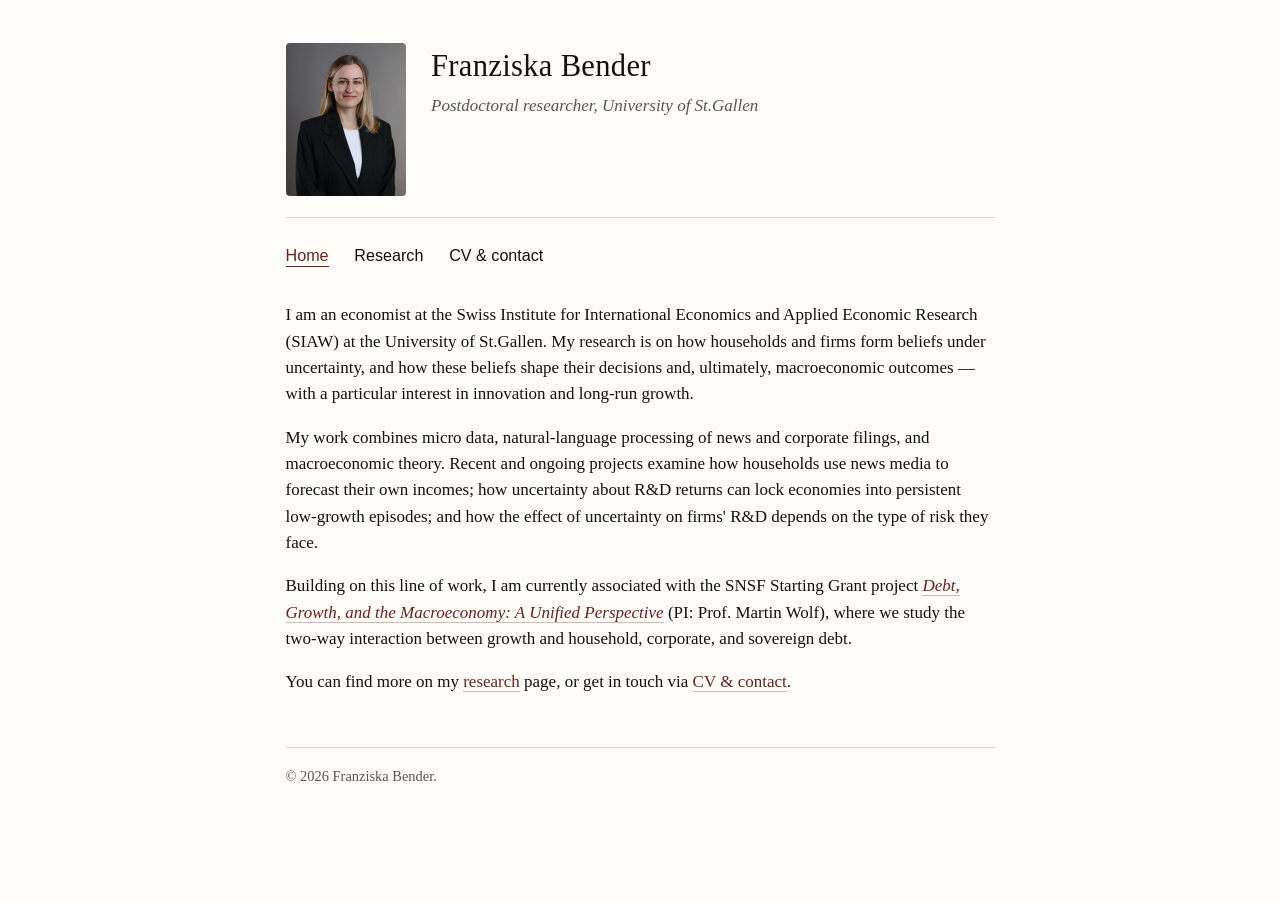
<file: index.html>
<!doctype html>
<html lang="en">
<head>
<meta charset="utf-8">
<meta name="viewport" content="width=device-width, initial-scale=1">
<title>Franziska Bender</title>
<meta name="description" content="Franziska Bender — economist working on expectations, beliefs and uncertainty.">
<link rel="stylesheet" href="css/style.css">
</head>
<body>
<div class="container">

  <header class="site">
    <img class="portrait" src="images/headshot.jpg" alt="Franziska Bender">
    <div class="name">
      <h1>Franziska Bender</h1>
      <div class="role">Postdoctoral researcher, University of St.Gallen</div>
    </div>
  </header>

  <nav class="primary">
    <a href="index.html" class="active">Home</a>
    <a href="research.html">Research</a>
    <a href="cv.html">CV &amp; contact</a>
  </nav>

  <p>
    I am an economist at the Swiss Institute for International Economics and Applied
    Economic Research (SIAW) at the University of St.Gallen. My research is on how
    households and firms form beliefs under uncertainty, and how these beliefs shape
    their decisions and, ultimately, macroeconomic outcomes &mdash; with a particular
    interest in innovation and long-run growth.
  </p>

  <p>
    My work combines micro data, natural-language processing of news and corporate
    filings, and macroeconomic theory. Recent and ongoing projects examine how
    households use news media to forecast their own incomes; how uncertainty about
    R&amp;D returns can lock economies into persistent low-growth episodes; and how the
    effect of uncertainty on firms' R&amp;D depends on the type of risk they face.
  </p>

  <p>
    Building on this line of work, I am currently associated with the SNSF Starting
    Grant project
    <a href="https://data.snf.ch/grants/grant/226520"><em>Debt, Growth, and the Macroeconomy: A Unified Perspective</em></a>
    (PI: Prof. Martin Wolf), where we study the two-way interaction between growth and household, corporate, and sovereign debt.
  </p>

  <p>
    You can find more on my <a href="research.html">research</a> page, or get in touch via
    <a href="cv.html">CV &amp; contact</a>.
  </p>

  <footer class="site">
    &copy; <span id="yr"></span> Franziska Bender.
  </footer>

</div>
<script>document.getElementById('yr').textContent = new Date().getFullYear();</script>
</body>
</html>
</file>
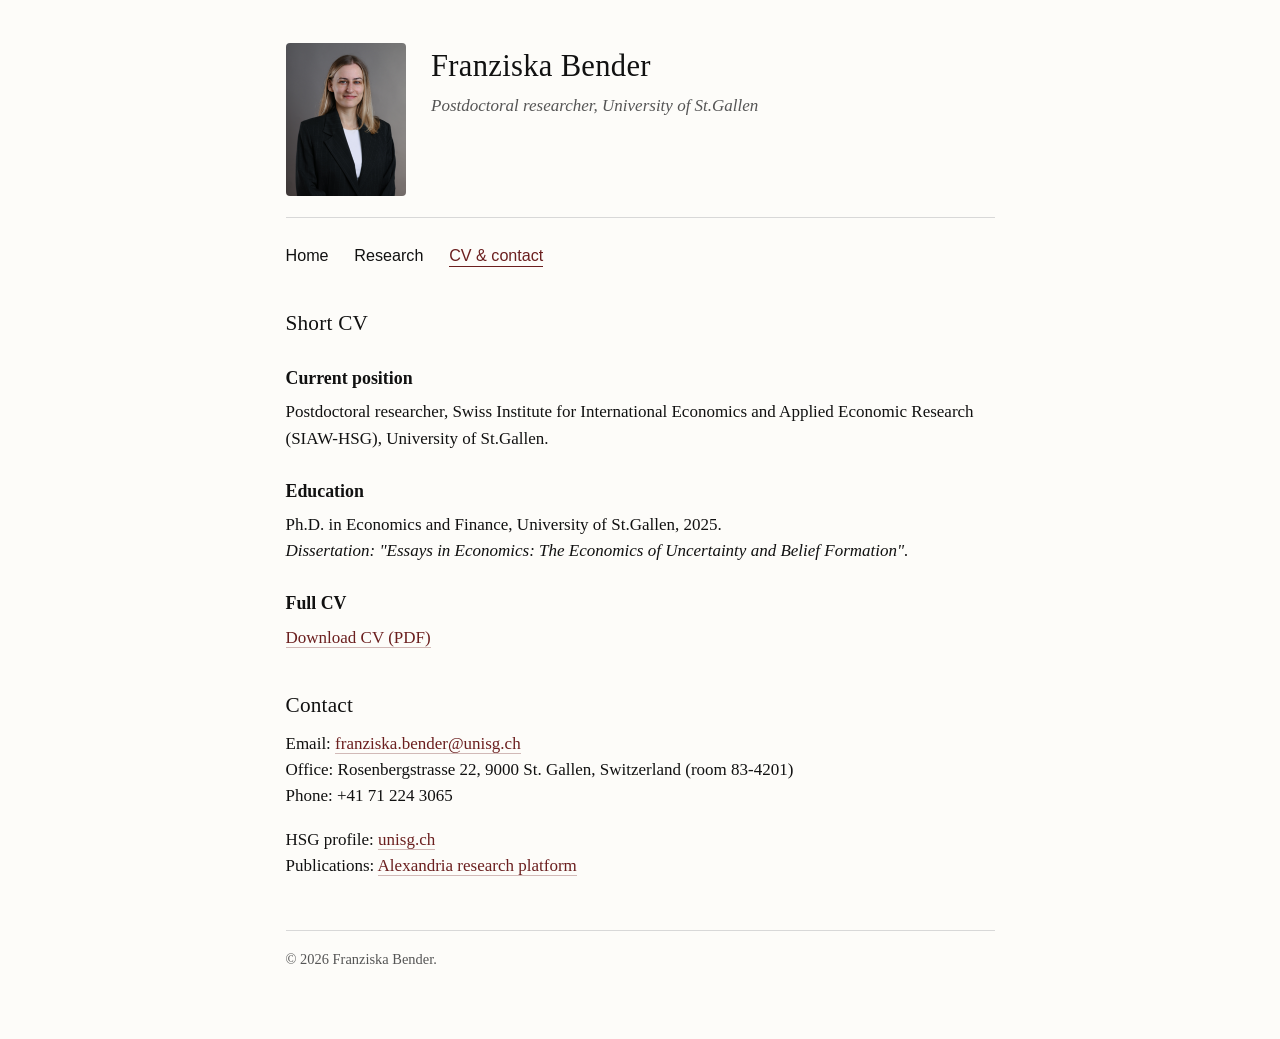
<file: cv.html>
<!doctype html>
<html lang="en">
<head>
<meta charset="utf-8">
<meta name="viewport" content="width=device-width, initial-scale=1">
<title>CV &amp; contact — Franziska Bender</title>
<link rel="stylesheet" href="css/style.css">
</head>
<body>
<div class="container">

  <header class="site">
    <img class="portrait" src="images/headshot.jpg" alt="Franziska Bender">
    <div class="name">
      <h1>Franziska Bender</h1>
      <div class="role">Postdoctoral researcher, University of St.Gallen</div>
    </div>
  </header>

  <nav class="primary">
    <a href="index.html">Home</a>
    <a href="research.html">Research</a>
    <a href="cv.html" class="active">CV &amp; contact</a>
  </nav>

  <h2>Short CV</h2>

  <h3>Current position</h3>
  <p>Postdoctoral researcher, Swiss Institute for International Economics and Applied Economic
  Research (SIAW-HSG), University of St.Gallen.</p>

  <h3>Education</h3>
  <p>
    Ph.D. in Economics and Finance, University of St.Gallen, 2025.<br>
    <em>Dissertation: "Essays in Economics: The Economics of Uncertainty and Belief Formation".</em>
  </p>

  <h3>Full CV</h3>
  <p><a href="papers/bender-cv.pdf">Download CV (PDF)</a></p>

  <h2>Contact</h2>
  <p>
    Email: <a href="mailto:franziska.bender@unisg.ch">franziska.bender@unisg.ch</a><br>
    Office: Rosenbergstrasse 22, 9000 St.&nbsp;Gallen, Switzerland (room 83-4201)<br>
    Phone: +41 71 224 3065
  </p>

  <p>
    HSG profile:
    <a href="https://www.unisg.ch/en/university/about-us/organisation/detail/person-id/171e7c04-160b-47bd-b344-afa6f4b8acf1/">unisg.ch</a><br>
    Publications:
    <a href="https://www.alexandria.unisg.ch/persons/Franziska_Bender">Alexandria research platform</a>
  </p>

  <footer class="site">
    &copy; <span id="yr"></span> Franziska Bender.
  </footer>

</div>
<script>document.getElementById('yr').textContent = new Date().getFullYear();</script>
</body>
</html>
</file>
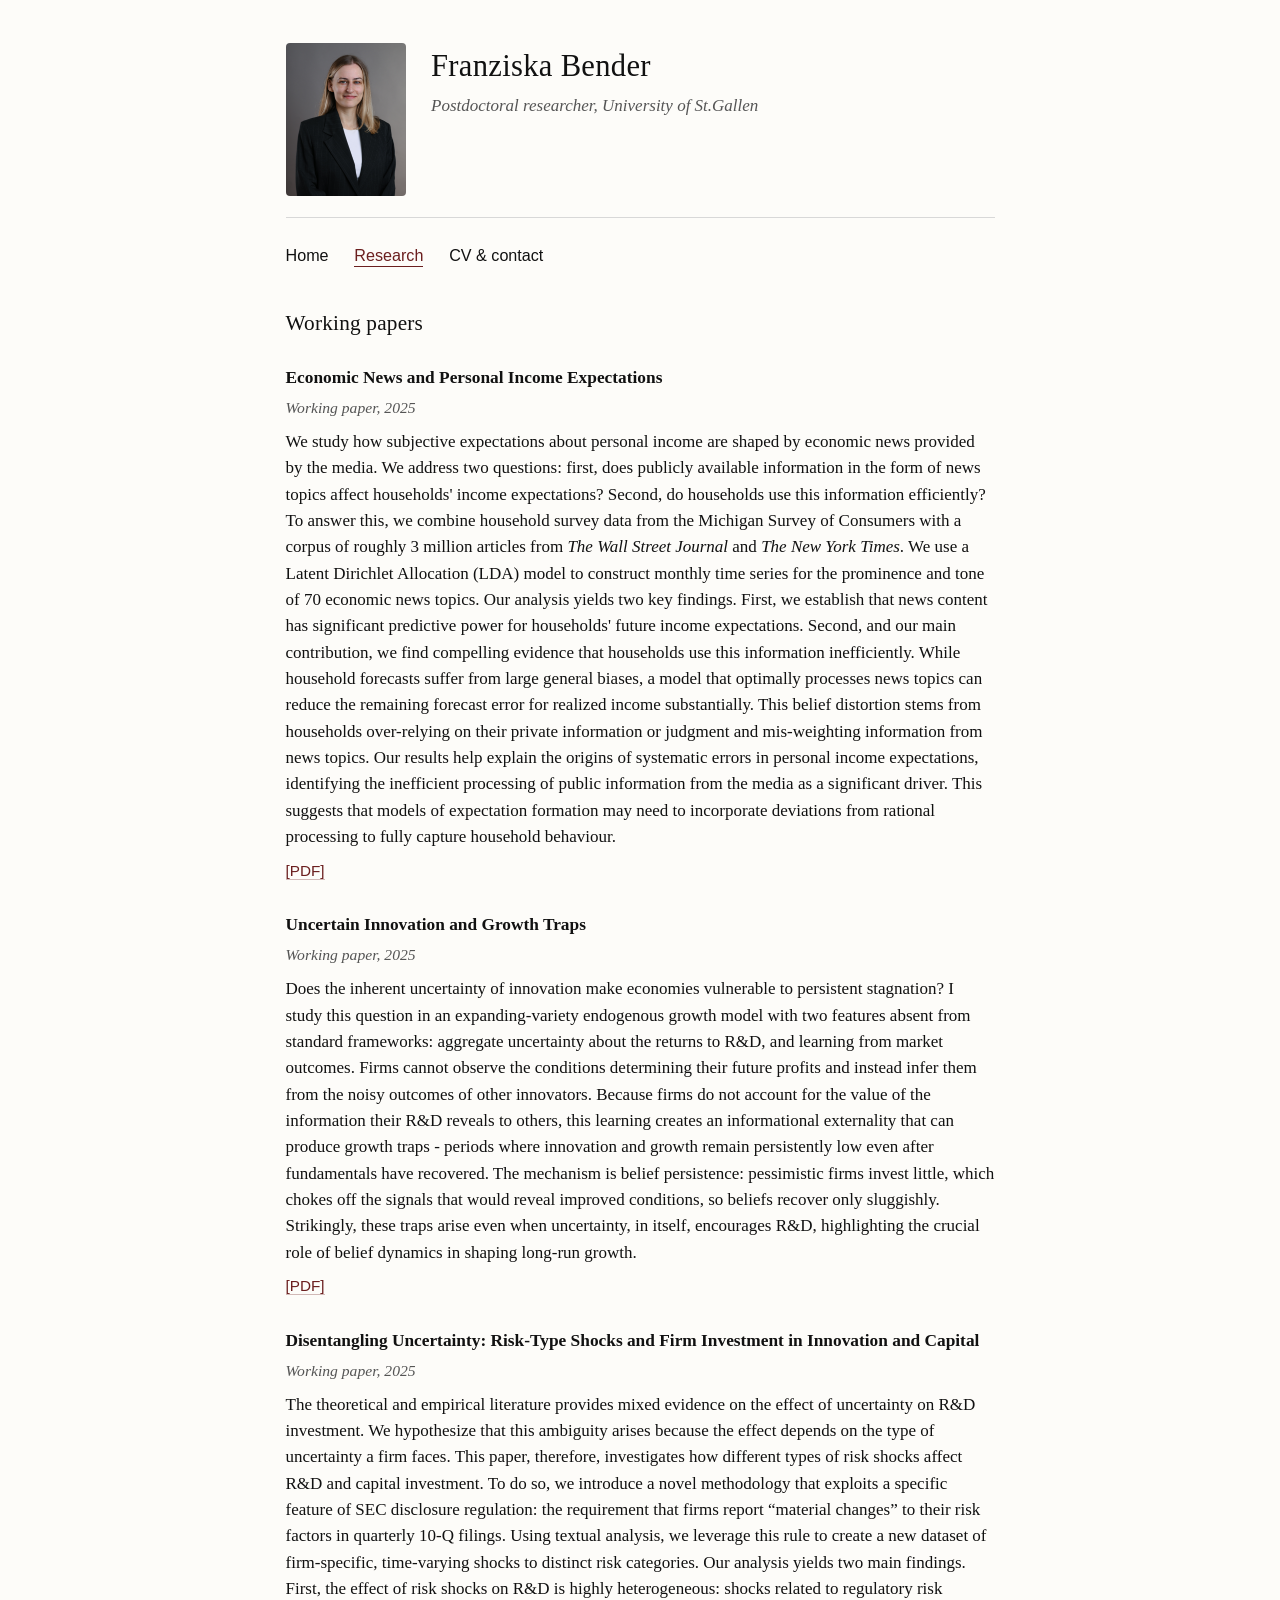
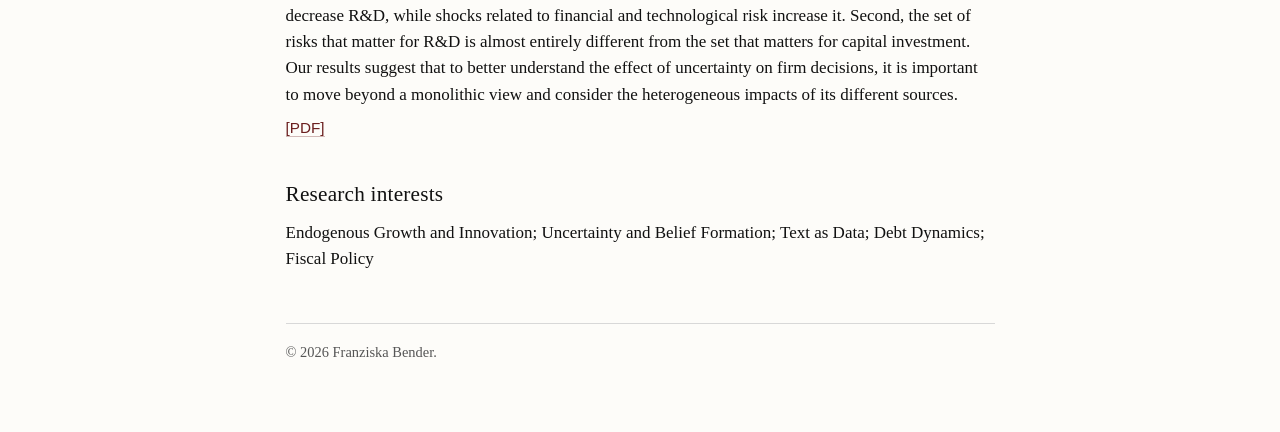
<file: research.html>
<!doctype html>
<html lang="en">
<head>
<meta charset="utf-8">
<meta name="viewport" content="width=device-width, initial-scale=1">
<title>Research — Franziska Bender</title>
<link rel="stylesheet" href="css/style.css">
</head>
<body>
<div class="container">

  <header class="site">
    <img class="portrait" src="images/headshot.jpg" alt="Franziska Bender">
    <div class="name">
      <h1>Franziska Bender</h1>
      <div class="role">Postdoctoral researcher, University of St.Gallen</div>
    </div>
  </header>

  <nav class="primary">
    <a href="index.html">Home</a>
    <a href="research.html" class="active">Research</a>
    <a href="cv.html">CV &amp; contact</a>
  </nav>

  <h2>Working papers</h2>

  <div class="paper">
    <div class="title">Economic News and Personal Income Expectations</div>
    <div class="meta">Working paper, 2025</div>
    <p class="abstract">
      We study how subjective expectations about personal income are shaped by economic
      news provided by the media. We address two questions: first, does publicly available
      information in the form of news topics affect households' income expectations? Second,
      do households use this information efficiently? To answer this, we combine household
      survey data from the Michigan Survey of Consumers with a corpus of roughly 3 million
      articles from <em>The Wall Street Journal</em> and <em>The New York Times</em>. We use
      a Latent Dirichlet Allocation (LDA) model to construct monthly time series for the
      prominence and tone of 70 economic news topics. Our analysis yields two key findings.
      First, we establish that news content has significant predictive power for households'
      future income expectations. Second, and our main contribution, we find compelling
      evidence that households use this information inefficiently. While household forecasts
      suffer from large general biases, a model that optimally processes news topics can
      reduce the remaining forecast error for realized income substantially. This belief
      distortion stems from households over-relying on their private information or judgment
      and mis-weighting information from news topics. Our results help explain the origins of
      systematic errors in personal income expectations, identifying the inefficient
      processing of public information from the media as a significant driver. This suggests
      that models of expectation formation may need to incorporate deviations from rational
      processing to fully capture household behaviour.
    </p>
    <div class="links">
      <a href="papers/news-and-income-expectations.pdf">[PDF]</a>
    </div>
  </div>

  <div class="paper">
    <div class="title">Uncertain Innovation and Growth Traps</div>
    <div class="meta">Working paper, 2025</div>
    <p class="abstract">
      Does the inherent uncertainty of innovation make economies vulnerable to persistent stagnation? 
      I study this question in an expanding-variety endogenous growth model with two features absent 
      from standard frameworks: aggregate uncertainty about the returns to R&D, and learning from market 
      outcomes. Firms cannot observe the conditions determining their future profits and instead infer them 
      from the noisy outcomes of other innovators. Because firms do not account for the value of the 
      information their R&D reveals to others, this learning creates an informational externality that 
      can produce growth traps - periods where innovation and growth remain persistently low even after 
      fundamentals have recovered. The mechanism is belief persistence: pessimistic firms invest little, 
      which chokes off the signals that would reveal improved conditions, so beliefs recover only sluggishly. 
      Strikingly, these traps arise even when uncertainty, in itself, encourages R&D, highlighting the crucial 
      role of belief dynamics in shaping long-run growth.
    </p>
    <div class="links">
      <a href="papers/uncertain-innovation-growth-traps.pdf">[PDF]</a>
    </div>
  </div>

  <div class="paper">
    <div class="title">Disentangling Uncertainty: Risk-Type Shocks and Firm Investment in Innovation and Capital</div>
    <div class="meta">Working paper, 2025</div>
    <p class="abstract">
      The theoretical and empirical literature provides mixed evidence on the effect of
      uncertainty on R&amp;D investment. We hypothesize that this ambiguity arises because the
      effect depends on the type of uncertainty a firm faces. This paper, therefore,
      investigates how different types of risk shocks affect R&amp;D and capital investment. To
      do so, we introduce a novel methodology that exploits a specific feature of SEC
      disclosure regulation: the requirement that firms report &ldquo;material changes&rdquo;
      to their risk factors in quarterly 10-Q filings. Using textual analysis, we leverage
      this rule to create a new dataset of firm-specific, time-varying shocks to distinct risk
      categories. Our analysis yields two main findings. First, the effect of risk shocks on
      R&amp;D is highly heterogeneous: shocks related to regulatory risk decrease R&amp;D, while
      shocks related to financial and technological risk increase it. Second, the set of risks
      that matter for R&amp;D is almost entirely different from the set that matters for capital
      investment. Our results suggest that to better understand the effect of uncertainty on
      firm decisions, it is important to move beyond a monolithic view and consider the
      heterogeneous impacts of its different sources.
    </p>
    <div class="links">
      <a href="papers/risk-type-shocks-investment.pdf">[PDF]</a>
    </div>
  </div>

  <h2>Research interests</h2>
  <p>
    Endogenous Growth and Innovation; Uncertainty and Belief Formation; Text as Data; Debt Dynamics; Fiscal Policy
  </p>

  <footer class="site">
    &copy; <span id="yr"></span> Franziska Bender.
  </footer>

</div>
<script>document.getElementById('yr').textContent = new Date().getFullYear();</script>
</body>
</html>
</file>
<file: css/style.css>
/* franziskabender.com */
:root {
  --ink: #111;
  --muted: #555;
  --rule: #d8d8d8;
  --accent: #6b1f1f;
  --bg: #fdfcf9;
  --max: 760px;
}

* { box-sizing: border-box; }

html, body {
  margin: 0;
  padding: 0;
  background: var(--bg);
  color: var(--ink);
  font-family: Georgia, "Times New Roman", serif;
  font-size: 17px;
  line-height: 1.55;
}

.container {
  max-width: var(--max);
  margin: 0 auto;
  padding: 2.5rem 1.5rem 4rem;
}

header.site {
  display: flex;
  gap: 1.5rem;
  align-items: flex-start;
  padding-bottom: 1.25rem;
  border-bottom: 1px solid var(--rule);
  margin-bottom: 1.5rem;
}

header.site img.portrait {
  width: 120px;
  height: auto;
  border-radius: 4px;
  flex-shrink: 0;
  background: #eee;
}

header.site .name h1 {
  font-size: 1.8rem;
  margin: 0 0 0.2rem;
  font-weight: normal;
  letter-spacing: 0.01em;
}

header.site .name .role {
  color: var(--muted);
  font-size: 1rem;
  font-style: italic;
}

nav.primary {
  margin: 1.25rem 0 2rem;
  font-family: -apple-system, BlinkMacSystemFont, "Segoe UI", Helvetica, Arial, sans-serif;
  font-size: 0.95rem;
}

nav.primary a {
  margin-right: 1.25rem;
  color: var(--ink);
  text-decoration: none;
  border-bottom: 1px solid transparent;
  padding-bottom: 2px;
}

nav.primary a:hover,
nav.primary a.active {
  border-bottom-color: var(--accent);
  color: var(--accent);
}

h2 {
  font-size: 1.25rem;
  margin-top: 2.25rem;
  margin-bottom: 0.5rem;
  font-weight: normal;
  letter-spacing: 0.01em;
}

h3 {
  font-size: 1.05rem;
  margin: 1.5rem 0 0.4rem;
  font-weight: bold;
}

p {
  margin: 0 0 1rem;
}

a {
  color: var(--accent);
  text-decoration: none;
  border-bottom: 1px solid rgba(107, 31, 31, 0.3);
}

a:hover {
  border-bottom-color: var(--accent);
}

.paper {
  margin: 1.5rem 0 1.75rem;
  padding-left: 0;
}

.paper .title {
  font-weight: bold;
  font-size: 1.02rem;
  margin-bottom: 0.25rem;
}

.paper .meta {
  color: var(--muted);
  font-size: 0.92rem;
  margin-bottom: 0.5rem;
  font-style: italic;
}

.paper .abstract {
  margin: 0.5rem 0 0.5rem;
}

.paper .links {
  font-size: 0.9rem;
  font-family: -apple-system, BlinkMacSystemFont, "Segoe UI", Helvetica, Arial, sans-serif;
}

.paper .links a { margin-right: 0.75rem; }

footer.site {
  margin-top: 3rem;
  padding-top: 1rem;
  border-top: 1px solid var(--rule);
  font-size: 0.85rem;
  color: var(--muted);
}

@media (max-width: 520px) {
  header.site { flex-direction: column; }
  header.site img.portrait { width: 100px; }
  nav.primary a { display: inline-block; margin-bottom: 0.4rem; }
}
</file>
